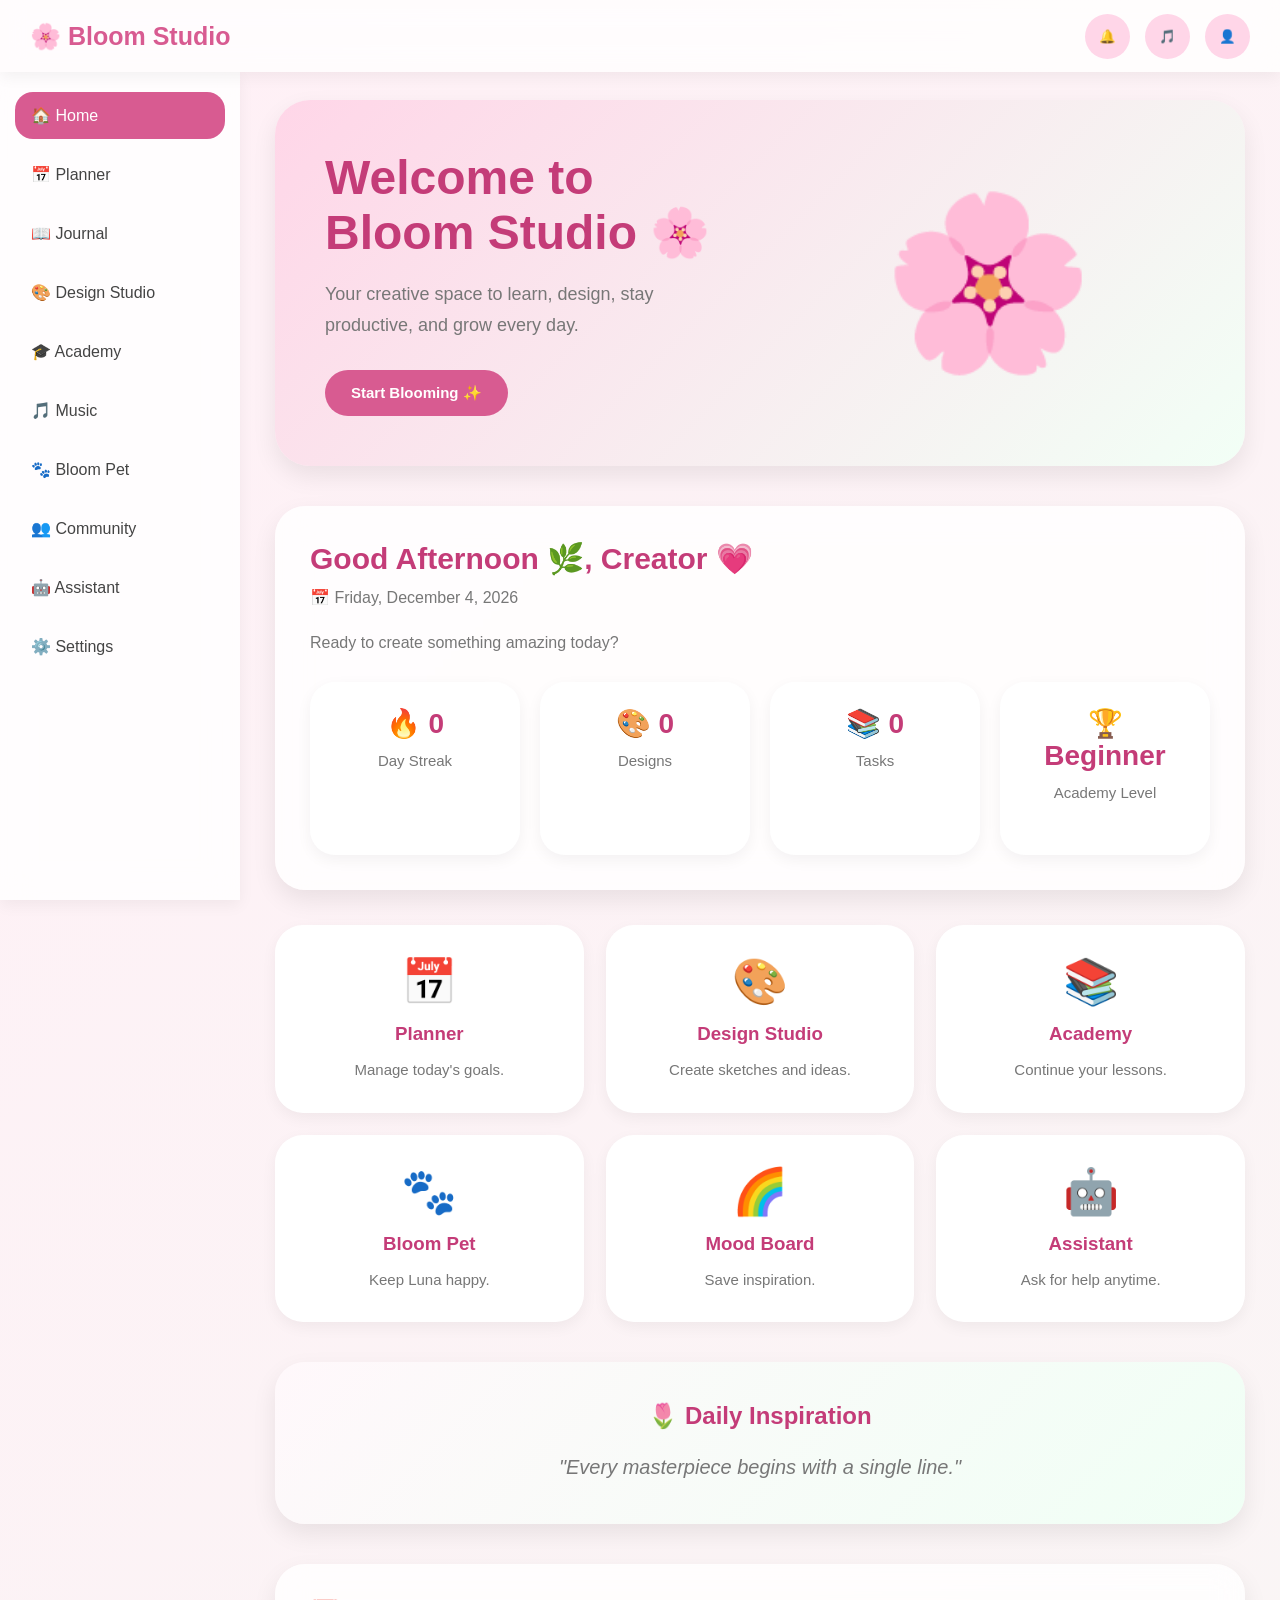
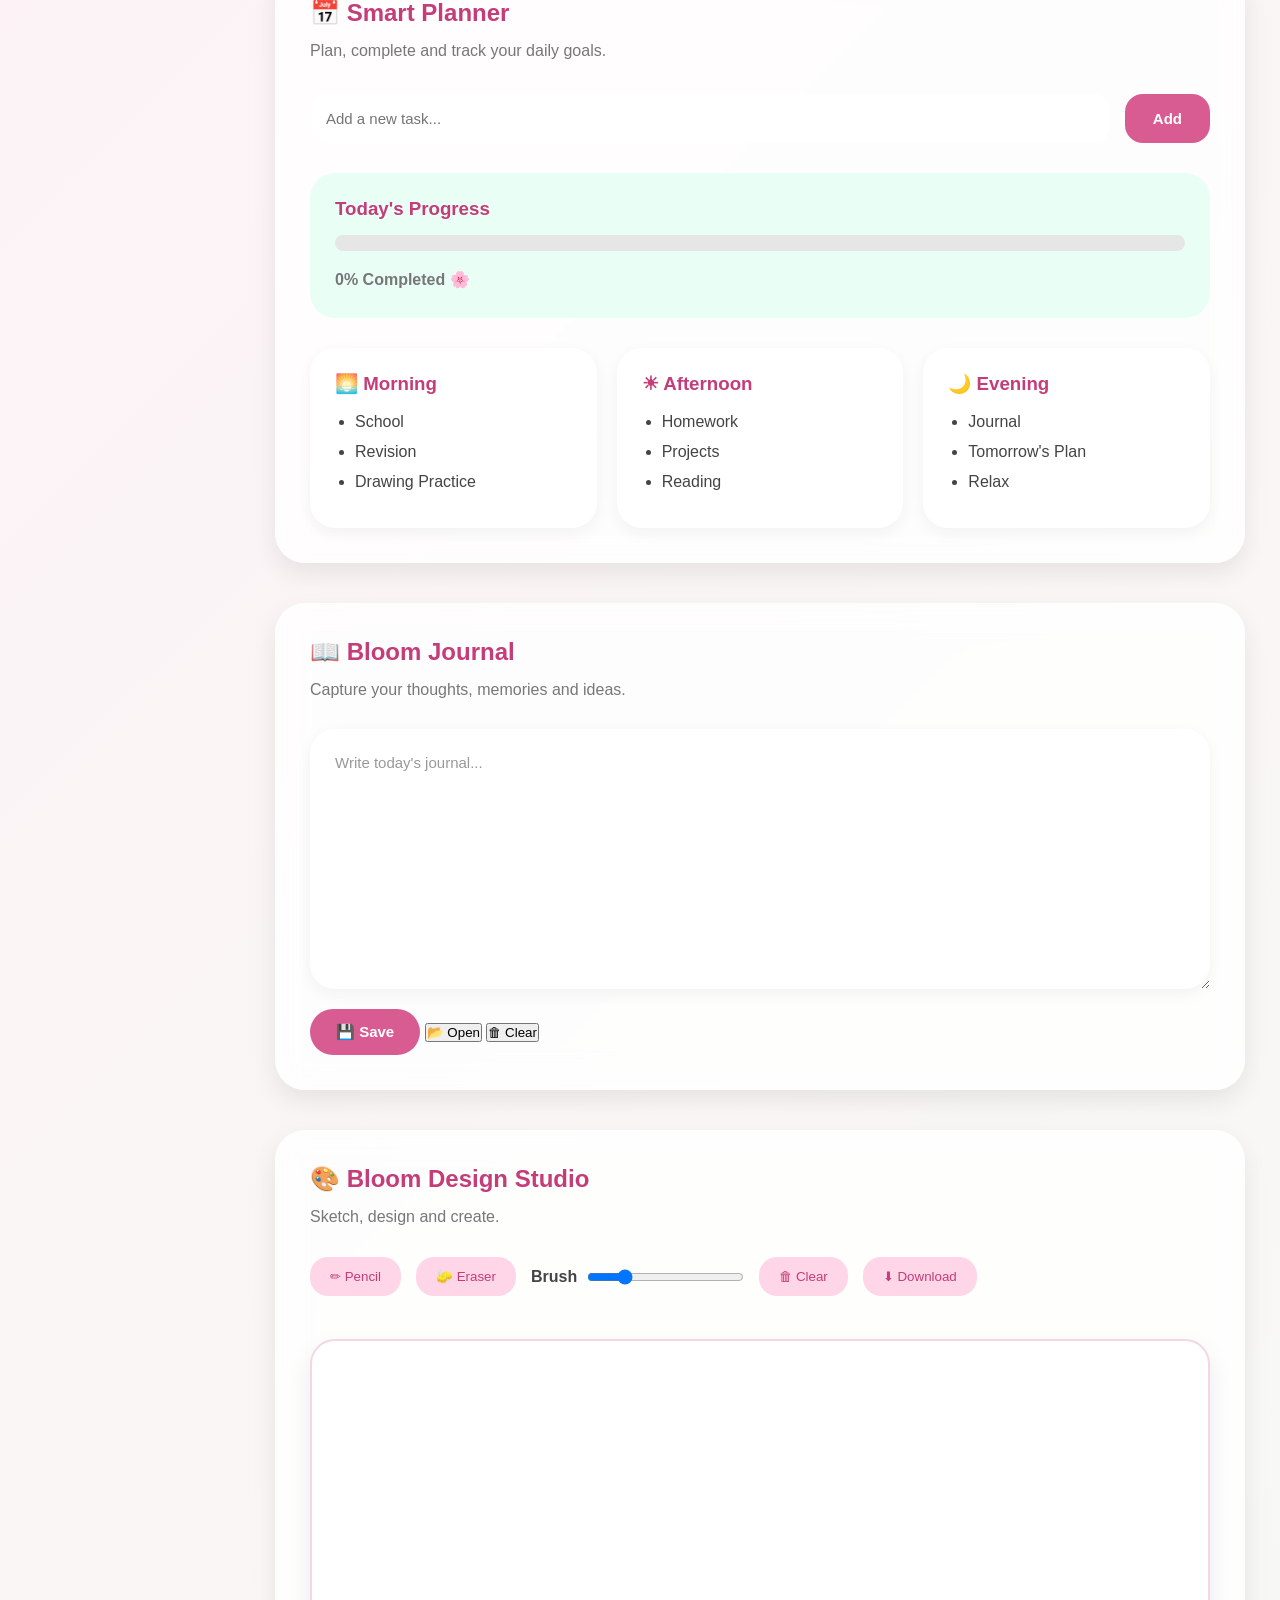
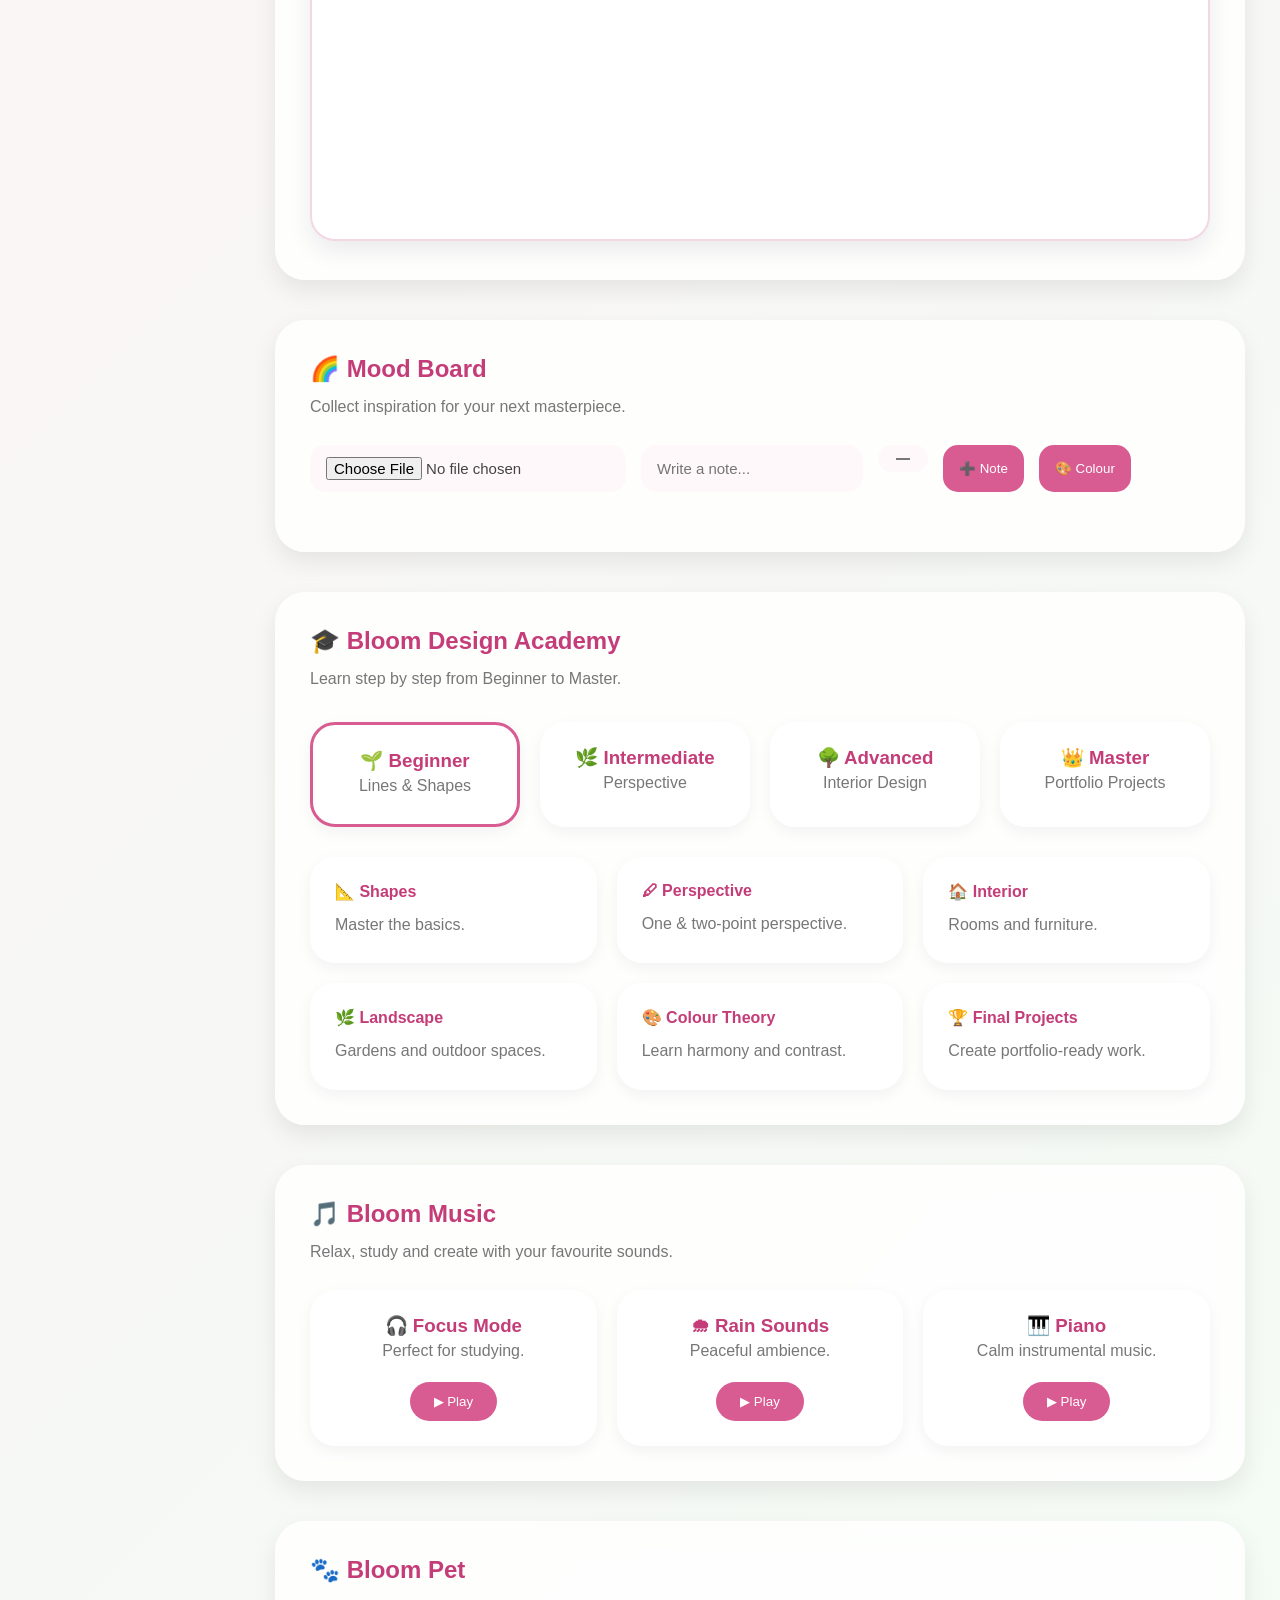
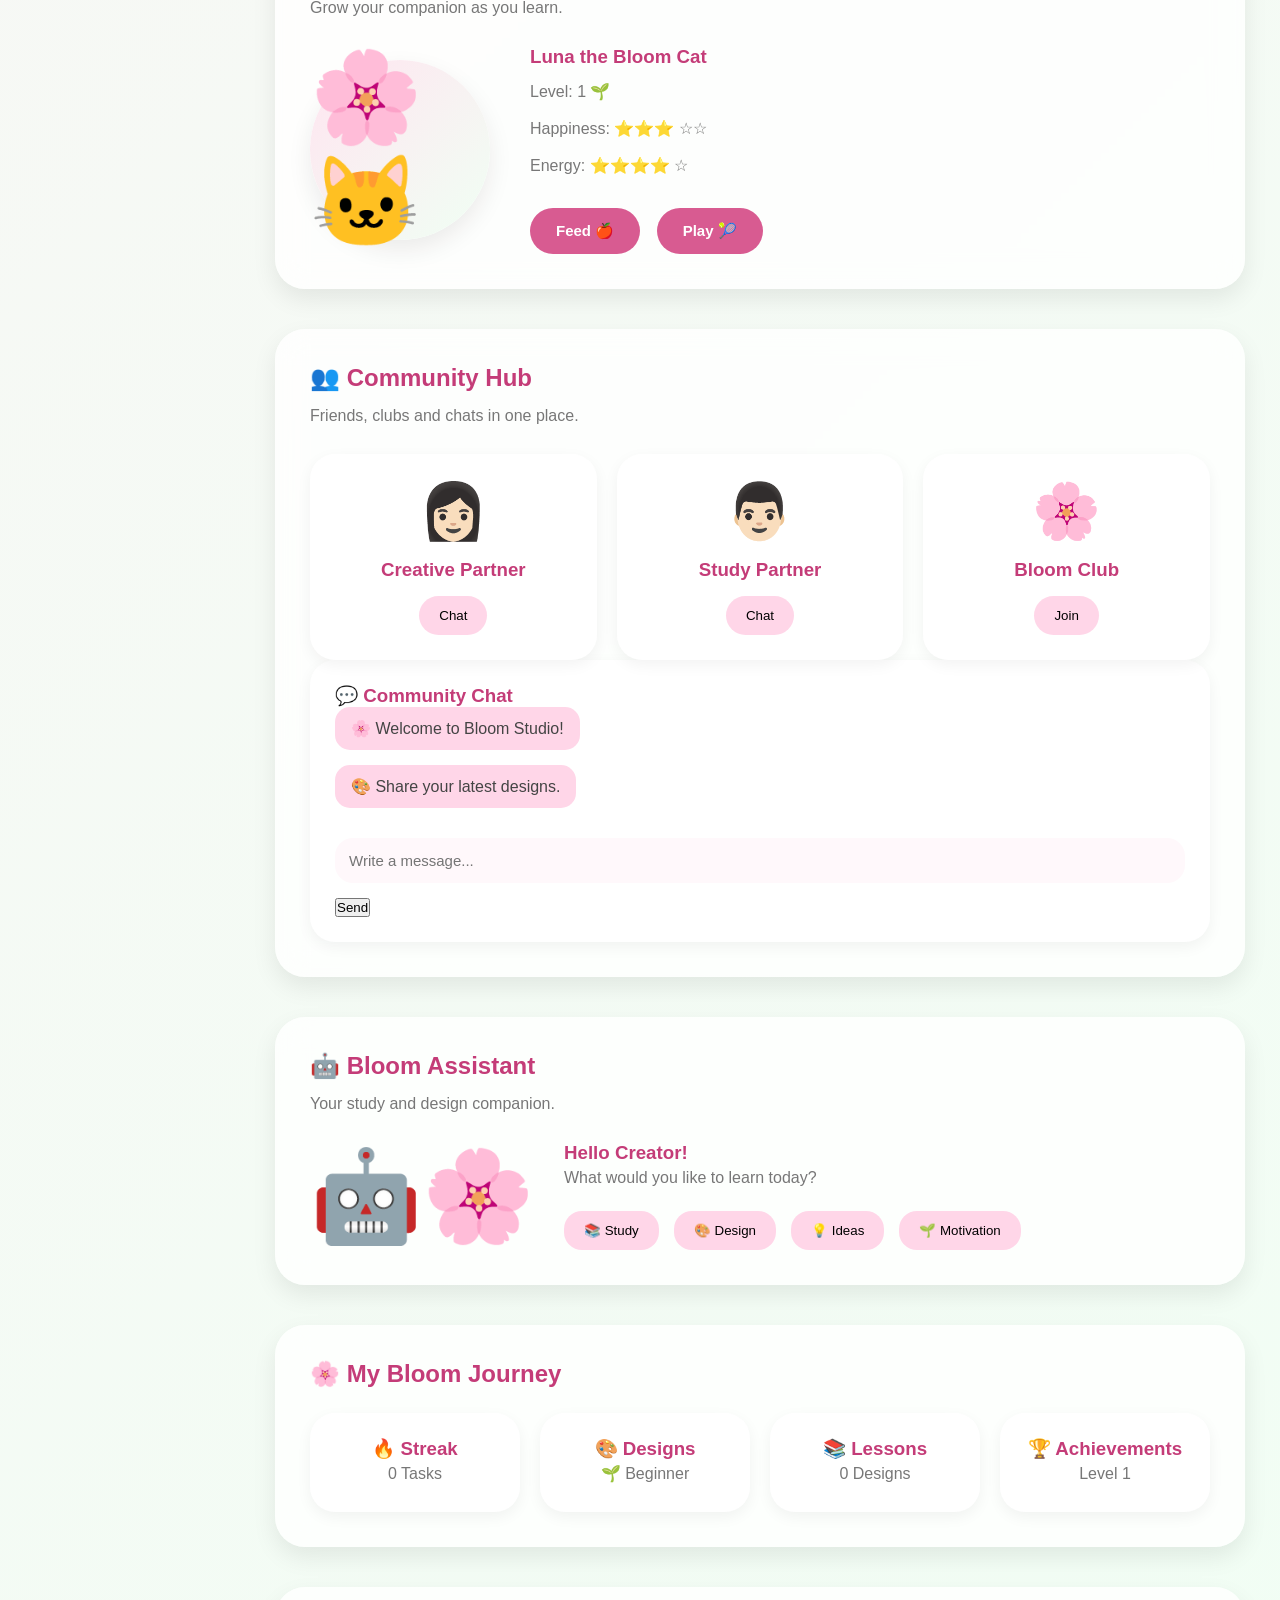
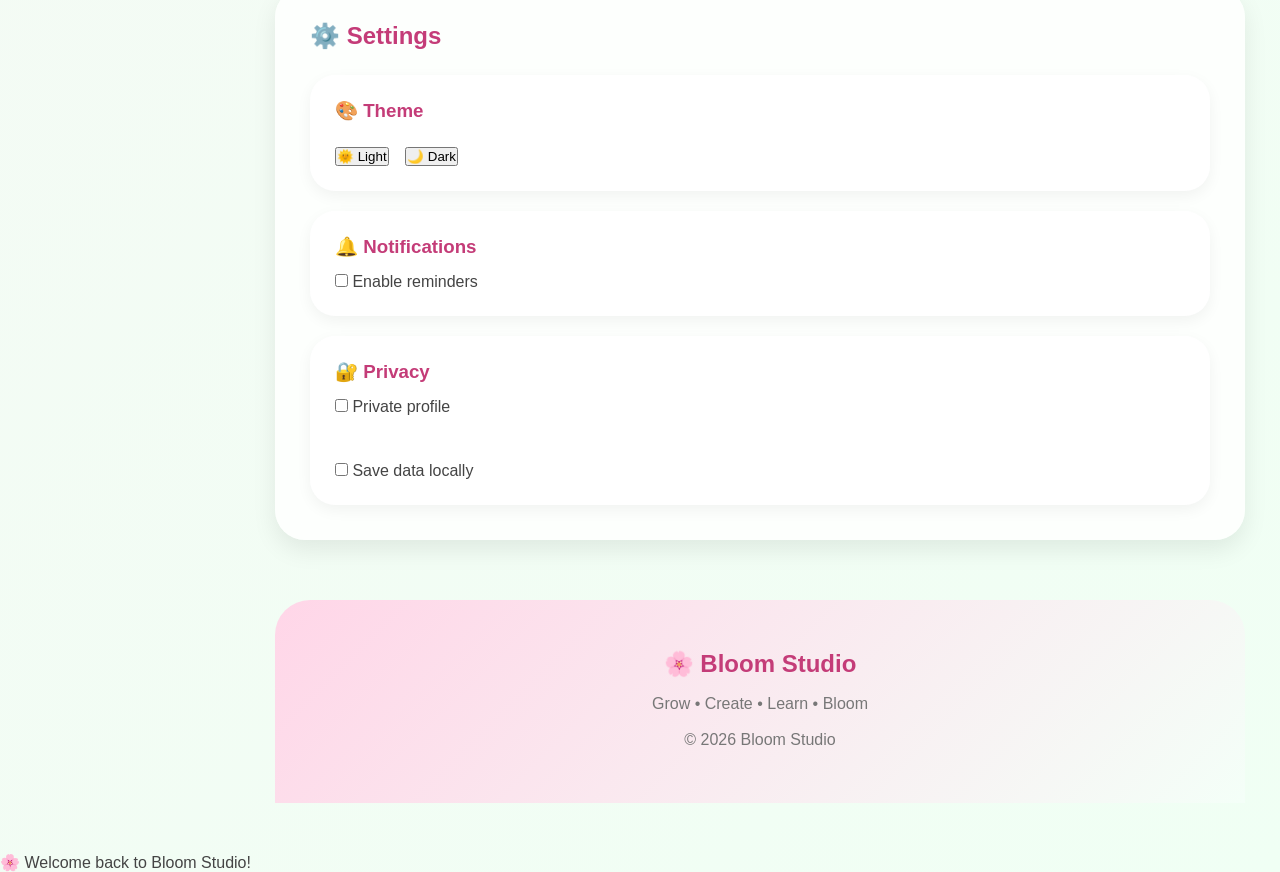
<file: index.html>
<!DOCTYPE html>
<html lang="en">

<head>

    <meta charset="UTF-8">

    <meta
        name="viewport"
        content="width=device-width, initial-scale=1.0">

    <title>Bloom Studio 🌸</title>

    <meta
        name="description"
        content="Bloom Studio - Your Creative Learning Companion">

    <link
        rel="stylesheet"
        href="style.css">

</head>

<body>

<header class="topbar">

    <div class="logo">
        🌸 Bloom Studio
    </div>

    <div class="top-actions">

        <button aria-label="Notifications">
            🔔
        </button>

        <button aria-label="Music">
            🎵
        </button>

        <button aria-label="Profile">
            👤
        </button>

    </div>

</header>

<aside class="sidebar">

    <nav>

        <a href="#home" class="nav-item active">
            🏠 Home
        </a>

        <a href="#planner" class="nav-item">
            📅 Planner
        </a>

        <a href="#journal" class="nav-item">
            📖 Journal
        </a>

        <a href="#design-studio" class="nav-item">
            🎨 Design Studio
        </a>

        <a href="#design-academy" class="nav-item">
            🎓 Academy
        </a>

        <a href="#music" class="nav-item">
            🎵 Music
        </a>

        <a href="#bloom-pet" class="nav-item">
            🐾 Bloom Pet
        </a>

        <a href="#community" class="nav-item">
            👥 Community
        </a>

        <a href="#assistant" class="nav-item">
            🤖 Assistant
        </a>

        <a href="#settings" class="nav-item">
            ⚙️ Settings
        </a>

    </nav>

</aside>

<main class="main-content">

<section id="home" class="hero">

    <div class="hero-text">

        <h1>
            Welcome to Bloom Studio 🌸
        </h1>

        <p>
            Your creative space to learn, design,
            stay productive, and grow every day.
        </p>

        <button class="primary-btn">
            Start Blooming ✨
        </button>

    </div>

    <div class="hero-image">
        🌸
    </div>

</section>

<section class="welcome-card">

    <h2 id="greeting">
        Welcome Creator 💗
    </h2>

    <p id="today-date"></p>

    <p>
        Ready to create something amazing today?
    </p>

    <div class="stats">

        <div class="stat-card">

            <h3>🔥 0</h3>

            <p>Day Streak</p>

        </div>

        <div class="stat-card">

            <h3>🎨 0</h3>

            <p>Designs</p>

        </div>

        <div class="stat-card">

            <h3>📚 0</h3>

            <p>Tasks</p>

        </div>

        <div class="stat-card">

            <h3>🏆 Beginner</h3>

            <p>Academy Level</p>

        </div>

    </div>

</section>

<section id="dashboard" class="dashboard">

    <div class="dashboard-card">

        <span>📅</span>

        <h3>Planner</h3>

        <p>Manage today's goals.</p>

    </div>

    <div class="dashboard-card">

        <span>🎨</span>

        <h3>Design Studio</h3>

        <p>Create sketches and ideas.</p>

    </div>

    <div class="dashboard-card">

        <span>📚</span>

        <h3>Academy</h3>

        <p>Continue your lessons.</p>

    </div>

    <div class="dashboard-card">

        <span>🐾</span>

        <h3>Bloom Pet</h3>

        <p>Keep Luna happy.</p>

    </div>

    <div class="dashboard-card">

        <span>🌈</span>

        <h3>Mood Board</h3>

        <p>Save inspiration.</p>

    </div>

    <div class="dashboard-card">

        <span>🤖</span>

        <h3>Assistant</h3>

        <p>Ask for help anytime.</p>

    </div>

</section>

<section id="quote" class="quote-box">

    <h2>
        🌷 Daily Inspiration
    </h2>

    <p>
        "Every masterpiece begins with a single line."
    </p>

</section>

<section id="planner" class="feature-section">

    <div class="section-header">

        <h2>📅 Smart Planner</h2>

        <p>
            Plan, complete and track your daily goals.
        </p>

    </div>

    <div class="planner-input">

        <input
            id="task-input"
            type="text"
            placeholder="Add a new task...">

        <button
            id="add-task"
            class="primary-btn">

            Add

        </button>

    </div>

    <div class="progress-box">

        <h3>Today's Progress</h3>

        <div class="progress-bar">

            <div id="progress-fill"></div>

        </div>

        <p id="progress-text">

            0% Completed

        </p>

    </div>

    <ul id="task-list"></ul>

    <div class="planner-box">

        <div class="task-card">

            <h3>🌅 Morning</h3>

            <ul>

                <li>School</li>

                <li>Revision</li>

                <li>Drawing Practice</li>

            </ul>

        </div>

        <div class="task-card">

            <h3>☀ Afternoon</h3>

            <ul>

                <li>Homework</li>

                <li>Projects</li>

                <li>Reading</li>

            </ul>

        </div>

        <div class="task-card">

            <h3>🌙 Evening</h3>

            <ul>

                <li>Journal</li>

                <li>Tomorrow's Plan</li>

                <li>Relax</li>

            </ul>

        </div>

    </div>

</section>

<section id="journal" class="feature-section">

    <div class="section-header">

        <h2>📖 Bloom Journal</h2>

        <p>
            Capture your thoughts, memories and ideas.
        </p>

    </div>

    <div class="journal-container">

        <textarea
            placeholder="Write today's journal..."></textarea>

        <div class="toolbar">

            <button class="primary-btn">
                💾 Save
            </button>

            <button>
                📂 Open
            </button>

            <button>
                🗑 Clear
            </button>

        </div>

    </div>

</section>

<section id="design-studio" class="feature-section">

    <div class="section-header">

        <h2>🎨 Bloom Design Studio</h2>

        <p>
            Sketch, design and create.
        </p>

    </div>

    <div class="canvas-tools">

        <button id="pencil-tool">
            ✏ Pencil
        </button>

        <button id="eraser-tool">
            🧽 Eraser
        </button>

        <label>

            Brush

            <input
                id="brush-size"
                type="range"
                min="1"
                max="30"
                value="5">

        </label>

        <button id="clear-canvas">
            🗑 Clear
        </button>

        <button id="save-canvas">
            ⬇ Download
        </button>

    </div>

    <canvas
        id="drawing-canvas"
        width="900"
        height="500">

        Your browser does not support HTML5 Canvas.

    </canvas>

</section>

<section id="mood-board" class="feature-section">

    <div class="section-header">

        <h2>🌈 Mood Board</h2>

        <p>
            Collect inspiration for your next masterpiece.
        </p>

    </div>

    <div class="mood-controls">

        <input
            id="image-upload"
            type="file"
            accept="image/*">

        <input
            id="note-input"
            type="text"
            placeholder="Write a note...">

        <input
            id="color-picker"
            type="color">

        <button id="add-note">

            ➕ Note

        </button>

        <button id="add-color">

            🎨 Colour

        </button>

    </div>

    <div
        id="board-grid"
        class="board-grid">

    </div>

</section>

<section id="design-academy" class="feature-section">

    <div class="section-header">

        <h2>🎓 Bloom Design Academy</h2>

        <p>
            Learn step by step from Beginner to Master.
        </p>

    </div>

    <div class="academy-path">

        <div class="academy-level active">

            <h3>🌱 Beginner</h3>

            <p>Lines & Shapes</p>

        </div>

        <div class="academy-level">

            <h3>🌿 Intermediate</h3>

            <p>Perspective</p>

        </div>

        <div class="academy-level">

            <h3>🌳 Advanced</h3>

            <p>Interior Design</p>

        </div>

        <div class="academy-level">

            <h3>👑 Master</h3>

            <p>Portfolio Projects</p>

        </div>

    </div>

    <div class="module-grid">

        <div class="module-card">

            <h4>📐 Shapes</h4>

            <p>Master the basics.</p>

        </div>

        <div class="module-card">

            <h4>🖊 Perspective</h4>

            <p>One & two-point perspective.</p>

        </div>

        <div class="module-card">

            <h4>🏠 Interior</h4>

            <p>Rooms and furniture.</p>

        </div>

        <div class="module-card">

            <h4>🌿 Landscape</h4>

            <p>Gardens and outdoor spaces.</p>

        </div>

        <div class="module-card">

            <h4>🎨 Colour Theory</h4>

            <p>Learn harmony and contrast.</p>

        </div>

        <div class="module-card">

            <h4>🏆 Final Projects</h4>

            <p>Create portfolio-ready work.</p>

        </div>

    </div>

</section>

<!-- =========================
     MUSIC
========================= -->

<section id="music" class="feature-section">

    <div class="section-header">

        <h2>🎵 Bloom Music</h2>

        <p>
            Relax, study and create with your favourite sounds.
        </p>

    </div>

    <div class="music-container">

        <div class="music-card">

            <h3>🎧 Focus Mode</h3>

            <p>Perfect for studying.</p>

            <button class="music-btn">
                ▶ Play
            </button>

        </div>

        <div class="music-card">

            <h3>🌧 Rain Sounds</h3>

            <p>Peaceful ambience.</p>

            <button class="music-btn">
                ▶ Play
            </button>

        </div>

        <div class="music-card">

            <h3>🎹 Piano</h3>

            <p>Calm instrumental music.</p>

            <button class="music-btn">
                ▶ Play
            </button>

        </div>

    </div>

</section>

<!-- =========================
     BLOOM PET
========================= -->

<section id="bloom-pet" class="feature-section">

    <div class="section-header">

        <h2>🐾 Bloom Pet</h2>

        <p>
            Grow your companion as you learn.
        </p>

    </div>

    <div class="pet-container">

        <div class="pet-avatar">

            🌸🐱

        </div>

        <div class="pet-info">

            <h3>Luna</h3>

            <p>Level 1</p>

            <p>❤️ Happiness</p>

            <div class="progress-bar">
                <div style="width:70%;"></div>
            </div>

            <p>⚡ Energy</p>

            <div class="progress-bar">
                <div style="width:80%;"></div>
            </div>

            <div class="toolbar">

                <button class="primary-btn">
                    🍎 Feed
                </button>

                <button>
                    🎾 Play
                </button>

                <button>
                    😴 Rest
                </button>

            </div>

        </div>

    </div>

</section>

<!-- =========================
     COMMUNITY HUB
========================= -->

<section id="community" class="feature-section">

    <div class="section-header">

        <h2>👥 Community Hub</h2>

        <p>
            Friends, clubs and chats in one place.
        </p>

    </div>

    <div class="friends-grid">

        <div class="friend-card">

            <div class="friend-icon">
                👩🏻
            </div>

            <h3>Creative Partner</h3>

            <button>
                Chat
            </button>

        </div>

        <div class="friend-card">

            <div class="friend-icon">
                👨🏻
            </div>

            <h3>Study Partner</h3>

            <button>
                Chat
            </button>

        </div>

        <div class="friend-card">

            <div class="friend-icon">
                🌸
            </div>

            <h3>Bloom Club</h3>

            <button>
                Join
            </button>

        </div>

    </div>

    <div class="chat-box">

        <h3>💬 Community Chat</h3>

        <div class="message">

            🌸 Welcome to Bloom Studio!

        </div>

        <div class="message">

            🎨 Share your latest designs.

        </div>

        <input
            type="text"
            placeholder="Write a message...">

        <button>

            Send

        </button>

    </div>

</section>

<!-- =========================
     ASSISTANT
========================= -->

<section id="assistant" class="feature-section">

    <div class="section-header">

        <h2>🤖 Bloom Assistant</h2>

        <p>
            Your study and design companion.
        </p>

    </div>

    <div class="assistant-box">

        <div class="assistant-avatar">

            🤖🌸

        </div>

        <div class="assistant-content">

            <h3>

                Hello Creator!

            </h3>

            <p>

                What would you like to learn today?

            </p>

            <div class="assistant-options">

                <button>📚 Study</button>

                <button>🎨 Design</button>

                <button>💡 Ideas</button>

                <button>🌱 Motivation</button>

            </div>

        </div>

    </div>

</section>

<!-- =========================
     BLOOM JOURNEY
========================= -->

<section id="journey" class="feature-section">

    <div class="section-header">

        <h2>🌸 My Bloom Journey</h2>

    </div>

    <div class="journey-cards">

        <div class="journey-card">

            <h3>🔥 Streak</h3>

            <p>0 Days</p>

        </div>

        <div class="journey-card">

            <h3>🎨 Designs</h3>

            <p>0</p>

        </div>

        <div class="journey-card">

            <h3>📚 Lessons</h3>

            <p>Beginner</p>

        </div>

        <div class="journey-card">

            <h3>🏆 Achievements</h3>

            <p>0</p>

        </div>

    </div>

</section>

<!-- =========================
     SETTINGS
========================= -->

<section id="settings" class="feature-section">

    <div class="section-header">

        <h2>⚙️ Settings</h2>

    </div>

    <div class="settings-box">

        <div class="setting-item">

            <h3>🎨 Theme</h3>

            <button>🌞 Light</button>

            <button>🌙 Dark</button>

        </div>

        <div class="setting-item">

            <h3>🔔 Notifications</h3>

            <label>

                <input type="checkbox">

                Enable reminders

            </label>

        </div>

        <div class="setting-item">

            <h3>🔐 Privacy</h3>

            <label>

                <input type="checkbox">

                Private profile

            </label>

            <br><br>

            <label>

                <input type="checkbox">

                Save data locally

            </label>

        </div>

    </div>

</section>

<!-- =========================
     FOOTER
========================= -->

<footer class="footer">

    <h2>

        🌸 Bloom Studio

    </h2>

    <p>

        Grow • Create • Learn • Bloom

    </p>

    <p>

        © 2026 Bloom Studio

    </p>

</footer>

</main>

<script src="app.js"></script>

</body>

</html>
</file>
<file: style.css>
:root{

    /* Primary Colours */

    --primary:#d85b91;
    --primary-dark:#c43c78;
    --primary-light:#ffd6e8;

    --secondary:#7fd3b6;
    --secondary-light:#e9fff5;

    /* Background */

    --bg-1:#fff0f6;
    --bg-2:#f0fff4;

    /* Cards */

    --card:#ffffff;
    --card-soft:#fff8fb;

    /* Text */

    --text:#444;
    --text-light:#777;

    /* Borders */

    --border:#f2d7e4;

    /* Shadow */

    --shadow-sm:0 5px 15px rgba(0,0,0,.05);
    --shadow-md:0 10px 25px rgba(0,0,0,.08);
    --shadow-lg:0 20px 40px rgba(0,0,0,.12);

    /* Radius */

    --radius-sm:15px;
    --radius-md:22px;
    --radius-lg:30px;

    /* Animation */

    --transition:.30s ease;

}

*{

    margin:0;

    padding:0;

    box-sizing:border-box;

}

html{

    scroll-behavior:smooth;

}

body{

    font-family:"Poppins","Segoe UI",sans-serif;

    background:
    linear-gradient(
        135deg,
        var(--bg-1),
        var(--bg-2)
    );

    color:var(--text);

    min-height:100vh;

    overflow-x:hidden;

}

::-webkit-scrollbar{

    width:10px;

}

::-webkit-scrollbar-track{

    background:#fff;

}

::-webkit-scrollbar-thumb{

    background:var(--primary);

    border-radius:50px;

}

::-webkit-scrollbar-thumb:hover{

    background:var(--primary-dark);

}

h1,h2,h3,h4{

    font-weight:700;

    color:var(--primary-dark);

}

p{

    line-height:1.7;

    color:var(--text-light);

}

a{

    color:inherit;

    text-decoration:none;

}

.hidden{

    display:none!important;

}

.center{

    display:flex;

    justify-content:center;

    align-items:center;

}

.section-space{

    margin-bottom:40px;

}

button{

    font-family:inherit;

}

.primary-btn{

    border:none;

    background:var(--primary);

    color:white;

    padding:14px 26px;

    border-radius:999px;

    cursor:pointer;

    font-size:15px;

    font-weight:600;

    transition:var(--transition);

}

.primary-btn:hover{

    transform:translateY(-3px);

    box-shadow:var(--shadow-md);

}

.secondary-btn{

    border:none;

    background:var(--primary-light);

    color:var(--primary-dark);

    padding:12px 20px;

    border-radius:999px;

    cursor:pointer;

    transition:var(--transition);

}

.secondary-btn:hover{

    transform:translateY(-3px);

}

input,
textarea,
select{

    font-family:inherit;

    font-size:15px;

    border:none;

    outline:none;

    border-radius:18px;

    padding:14px;

    background:var(--card-soft);

}

.glass{

    background:
    rgba(255,255,255,.78);

    backdrop-filter:blur(15px);

    border:1px solid rgba(255,255,255,.35);

    box-shadow:var(--shadow-md);

}

.topbar{

    position:fixed;

    top:0;

    left:0;

    width:100%;

    height:72px;

    display:flex;

    justify-content:space-between;

    align-items:center;

    padding:0 30px;

    background:rgba(255,255,255,.80);

    backdrop-filter:blur(15px);

    box-shadow:var(--shadow-sm);

    z-index:999;

}

.logo{

    font-size:25px;

    font-weight:700;

    color:var(--primary);

}

.top-actions{

    display:flex;

    gap:15px;

}

.top-actions button{

    width:45px;

    height:45px;

    border:none;

    border-radius:50%;

    background:var(--primary-light);

    cursor:pointer;

    transition:var(--transition);

}

.top-actions button:hover{

    transform:translateY(-3px) scale(1.05);

}

.sidebar{

    position:fixed;

    top:72px;

    left:0;

    width:240px;

    height:calc(100vh - 72px);

    padding:20px 15px;

    overflow-y:auto;

    background:rgba(255,255,255,.82);

    backdrop-filter:blur(16px);

    box-shadow:var(--shadow-sm);

}

.sidebar nav{

    display:flex;

    flex-direction:column;

    gap:12px;

}

.nav-item{

    display:block;

    padding:14px 16px;

    border-radius:18px;

    color:var(--text);

    transition:var(--transition);

}

.nav-item:hover{

    background:var(--primary-light);

    color:var(--primary-dark);

    transform:translateX(6px);

}

.nav-item.active{

    background:var(--primary);

    color:white;

}

.main-content{

    margin-left:240px;

    padding:100px 35px 50px;

}

.section-header{

    margin-bottom:25px;

}

.section-header h2{

    margin-bottom:10px;

}

.section-header p{

    max-width:700px;

}

.card{

    background:rgba(255,255,255,.82);

    backdrop-filter:blur(15px);

    border-radius:28px;

    padding:25px;

    box-shadow:var(--shadow-md);

}

button:focus,
input:focus,
textarea:focus,
a:focus{

    outline:3px solid var(--primary);

    outline-offset:3px;

}

@keyframes fadeUp{

    from{

        opacity:0;

        transform:translateY(20px);

    }

    to{

        opacity:1;

        transform:translateY(0);

    }

}

.fade-up{

    animation:fadeUp .6s ease;

}

.hero{

    display:flex;

    justify-content:space-between;

    align-items:center;

    gap:40px;

    padding:50px;

    margin-bottom:40px;

    border-radius:35px;

    background:
    linear-gradient(
        135deg,
        #ffd6e8,
        #f2fff6
    );

    box-shadow:var(--shadow-md);

    animation:fadeUp .7s ease;

}

.hero-text{

    flex:1;

}

.hero-text h1{

    font-size:48px;

    margin-bottom:18px;

    color:var(--primary-dark);

}

.hero-text p{

    font-size:18px;

    max-width:600px;

    margin-bottom:30px;

}

.hero-image{

    flex:1;

    display:flex;

    justify-content:center;

    align-items:center;

    font-size:170px;

    animation:float 4s ease-in-out infinite;

}

@keyframes float{

    0%,100%{

        transform:translateY(0px);

    }

    50%{

        transform:translateY(-15px);

    }

}

.welcome-card{

    background:rgba(255,255,255,.82);

    backdrop-filter:blur(16px);

    padding:35px;

    border-radius:30px;

    box-shadow:var(--shadow-md);

    margin-bottom:35px;

}

.welcome-card h2{

    font-size:30px;

    margin-bottom:8px;

}

#today-date{

    color:var(--text-light);

    margin-bottom:18px;

}

.welcome-card p{

    margin-bottom:25px;

}

.stats{

    display:grid;

    grid-template-columns:repeat(auto-fit,minmax(180px,1fr));

    gap:20px;

}

.stat-card{

    background:white;

    padding:25px;

    border-radius:25px;

    text-align:center;

    box-shadow:var(--shadow-sm);

    transition:var(--transition);

}

.stat-card:hover{

    transform:translateY(-8px);

    box-shadow:var(--shadow-lg);

}

.stat-card h3{

    font-size:28px;

    margin-bottom:8px;

}

.stat-card p{

    font-size:15px;

}

.dashboard{

    display:grid;

    grid-template-columns:repeat(auto-fit,minmax(230px,1fr));

    gap:22px;

    margin-bottom:40px;

}

.dashboard-card{

    background:white;

    padding:30px;

    border-radius:28px;

    text-align:center;

    box-shadow:var(--shadow-sm);

    transition:var(--transition);

    cursor:pointer;

}

.dashboard-card:hover{

    transform:translateY(-8px);

    box-shadow:var(--shadow-lg);

}

.dashboard-card span{

    font-size:45px;

    display:block;

    margin-bottom:15px;

}

.dashboard-card h3{

    margin-bottom:12px;

}

.dashboard-card p{

    font-size:15px;

}

.quote-box{

    background:
    linear-gradient(
        135deg,
        #fff8fb,
        #f0fff5
    );

    border-radius:30px;

    padding:40px;

    text-align:center;

    margin-bottom:40px;

    box-shadow:var(--shadow-md);

}

.quote-box h2{

    margin-bottom:20px;

}

.quote-box p{

    font-size:20px;

    font-style:italic;

    max-width:750px;

    margin:auto;

}

.feature-section{

    background:rgba(255,255,255,.82);

    backdrop-filter:blur(15px);

    border-radius:30px;

    padding:35px;

    margin-bottom:40px;

    box-shadow:var(--shadow-md);

}

.feature-section h2{

    margin-bottom:10px;

}

.feature-section>p{

    margin-bottom:25px;

}

.grid-2{

    display:grid;

    grid-template-columns:repeat(2,1fr);

    gap:25px;

}

.grid-3{

    display:grid;

    grid-template-columns:repeat(auto-fit,minmax(250px,1fr));

    gap:25px;

}

.grid-4{

    display:grid;

    grid-template-columns:repeat(auto-fit,minmax(200px,1fr));

    gap:20px;

}

.dashboard-card,
.stat-card{

    position:relative;

    overflow:hidden;

}

.dashboard-card::before,
.stat-card::before{

    content:"";

    position:absolute;

    left:-120%;

    top:0;

    width:100%;

    height:100%;

    background:
    linear-gradient(
        90deg,
        transparent,
        rgba(255,255,255,.6),
        transparent
    );

    transition:.7s;

}

.dashboard-card:hover::before,
.stat-card:hover::before{

    left:120%;

}

@media(max-width:900px){

.hero{

    flex-direction:column;

    text-align:center;

}

.hero-text h1{

    font-size:38px;

}

.hero-image{

    font-size:120px;

}

}

@media(max-width:600px){

.hero{

    padding:30px;

}

.hero-text h1{

    font-size:30px;

}

.hero-text p{

    font-size:16px;

}

.dashboard{

    grid-template-columns:1fr;

}

.stats{

    grid-template-columns:1fr;

}

}

.planner-input{

    display:flex;
    gap:15px;
    margin:30px 0;
    flex-wrap:wrap;

}

.planner-input input{

    flex:1;
    min-width:250px;
    background:white;
    border:2px solid transparent;
    transition:.3s;

}

.planner-input input:focus{

    border-color:var(--primary);

}

.planner-input button{

    background:var(--primary);
    color:white;
    border:none;
    padding:15px 28px;
    border-radius:18px;
    cursor:pointer;
    transition:.3s;

}

.planner-input button:hover{

    background:var(--primary-dark);

}

.progress-box{

    background:var(--secondary-light);

    border-radius:25px;

    padding:25px;

    margin-bottom:30px;

}

.progress-box h3{

    margin-bottom:15px;

}

.progress-bar{

    height:16px;

    background:#e6e6e6;

    border-radius:50px;

    overflow:hidden;

}

#progress-fill{

    width:0%;

    height:100%;

    background:
    linear-gradient(
        90deg,
        var(--primary),
        #ff90bf
    );

    transition:.5s;

}

#progress-text{

    margin-top:15px;

    font-weight:600;

}

#task-list{

    list-style:none;

    margin-top:20px;

}

.task-item{

    display:flex;

    justify-content:space-between;

    align-items:center;

    gap:15px;

    background:white;

    padding:18px 20px;

    border-radius:20px;

    margin-bottom:15px;

    box-shadow:var(--shadow-sm);

    transition:.3s;

}

.task-item:hover{

    transform:translateY(-3px);

}

.task-item.completed{

    opacity:.65;

}

.task-item.completed span{

    text-decoration:line-through;

}

.task-buttons{

    display:flex;

    gap:10px;

}

.task-buttons button{

    width:38px;

    height:38px;

    border:none;

    border-radius:50%;

    background:var(--primary-light);

    cursor:pointer;

    transition:.3s;

}

.task-buttons button:hover{

    transform:scale(1.1);

}

.sub-title{

    margin:40px 0 20px;

}

.planner-box{

    display:grid;

    grid-template-columns:repeat(auto-fit,minmax(240px,1fr));

    gap:20px;

}

.task-card{

    background:white;

    border-radius:25px;

    padding:25px;

    box-shadow:var(--shadow-sm);

    transition:.3s;

}

.task-card:hover{

    transform:translateY(-6px);

}

.task-card h3{

    margin-bottom:18px;

}

.task-card ul{

    padding-left:20px;

}

.task-card li{

    margin-bottom:12px;

}

.journal-container{

    display:flex;

    flex-direction:column;

    gap:20px;

}

.journal-container textarea{

    min-height:260px;

    background:white;

    border-radius:25px;

    padding:25px;

    resize:vertical;

    box-shadow:var(--shadow-sm);

}

.journal-container textarea::placeholder{

    color:#999;

}

.journal-toolbar{

    display:flex;

    gap:15px;

    flex-wrap:wrap;

}

.journal-toolbar button{

    border:none;

    background:var(--primary-light);

    padding:12px 20px;

    border-radius:16px;

    cursor:pointer;

    transition:.3s;

}

.journal-toolbar button:hover{

    background:var(--primary);

    color:white;

}

.journal-stats{

    display:grid;

    grid-template-columns:repeat(auto-fit,minmax(180px,1fr));

    gap:20px;

    margin-top:30px;

}

.journal-stat{

    background:white;

    border-radius:20px;

    padding:20px;

    text-align:center;

    box-shadow:var(--shadow-sm);

}

.journal-stat h3{

    font-size:30px;

    margin-bottom:10px;

}

@media(max-width:768px){

.planner-input{

    flex-direction:column;

}

.planner-input button{

    width:100%;

}

.task-item{

    flex-direction:column;

    align-items:flex-start;

}

.task-buttons{

    width:100%;

    justify-content:flex-end;

}

}

.canvas-tools{

    display:flex;
    flex-wrap:wrap;
    gap:15px;
    align-items:center;
    margin:25px 0;

}

.canvas-tools button{

    border:none;
    background:var(--primary-light);
    color:var(--primary-dark);
    padding:12px 20px;
    border-radius:18px;
    cursor:pointer;
    transition:var(--transition);

}

.canvas-tools button:hover{

    background:var(--primary);
    color:white;

}

.canvas-tools label{

    display:flex;
    align-items:center;
    gap:10px;
    font-weight:600;

}

#drawing-canvas{

    width:100%;
    max-width:100%;
    min-height:450px;

    background:white;

    border-radius:25px;

    border:2px solid var(--border);

    box-shadow:var(--shadow-md);

    cursor:crosshair;

    margin-top:15px;

}

.design-tools{

    display:grid;

    grid-template-columns:repeat(auto-fit,minmax(240px,1fr));

    gap:20px;

    margin-top:30px;

}

.design-card{

    background:white;

    border-radius:25px;

    padding:25px;

    box-shadow:var(--shadow-sm);

    transition:var(--transition);

    position:relative;

    overflow:hidden;

}

.design-card:hover{

    transform:translateY(-8px);

    box-shadow:var(--shadow-lg);

}

.design-card::before{

    content:"";

    position:absolute;

    left:0;

    top:0;

    width:6px;

    height:100%;

    background:var(--primary);

}

.design-card h3{

    margin-bottom:12px;

}

.mood-board{

    background:rgba(255,255,255,.85);

    border-radius:30px;

    padding:35px;

    box-shadow:var(--shadow-md);

    margin-bottom:40px;

}

.mood-controls{

    display:flex;

    flex-wrap:wrap;

    gap:15px;

    margin:25px 0;

}

.mood-controls input,

.mood-controls button{

    padding:12px 16px;

    border-radius:15px;

}

.mood-controls button{

    border:none;

    background:var(--primary);

    color:white;

    cursor:pointer;

}

.board-grid{

    display:grid;

    grid-template-columns:repeat(auto-fill,minmax(220px,1fr));

    gap:20px;

}

.board-item{

    background:white;

    border-radius:22px;

    padding:15px;

    box-shadow:var(--shadow-sm);

    animation:fadeUp .4s ease;

}

.board-item img{

    width:100%;

    border-radius:15px;

}

.color-preview{

    width:100%;

    height:90px;

    border-radius:15px;

}

.delete-board-item{

    width:100%;

    margin-top:12px;

    border:none;

    background:#ffe0eb;

    color:var(--primary-dark);

    padding:10px;

    border-radius:12px;

    cursor:pointer;

}

.color-section{

    background:white;

    border-radius:30px;

    padding:35px;

    margin-bottom:40px;

    box-shadow:var(--shadow-md);

}

.colors{

    display:flex;

    flex-wrap:wrap;

    gap:20px;

    margin-top:20px;

}

.color-box{

    width:90px;

    height:90px;

    border-radius:50%;

    display:flex;

    justify-content:center;

    align-items:center;

    font-size:30px;

    background:var(--primary-light);

    cursor:pointer;

    transition:var(--transition);

}

.color-box:hover{

    transform:scale(1.12);

}

.academy-path{

    display:grid;

    grid-template-columns:repeat(auto-fit,minmax(180px,1fr));

    gap:20px;

    margin:30px 0;

}

.academy-level{

    background:white;

    border-radius:25px;

    padding:25px;

    text-align:center;

    box-shadow:var(--shadow-sm);

    transition:var(--transition);

}

.academy-level:hover{

    transform:translateY(-8px);

}

.academy-level.active{

    border:3px solid var(--primary);

}

.module-grid{

    display:grid;

    grid-template-columns:repeat(auto-fit,minmax(240px,1fr));

    gap:20px;

    margin-top:25px;

}

.module-card{

    background:white;

    border-radius:25px;

    padding:25px;

    box-shadow:var(--shadow-sm);

    transition:var(--transition);

}

.module-card:hover{

    transform:translateY(-6px);

}

.module-card h4{

    color:var(--primary-dark);

    margin-bottom:10px;

}

@media(max-width:768px){

.canvas-tools{

    flex-direction:column;

    align-items:stretch;

}

.canvas-tools button{

    width:100%;

}

.colors{

    justify-content:center;

}

}

.music-container{
    display:grid;
    grid-template-columns:repeat(auto-fit,minmax(240px,1fr));
    gap:20px;
}

.music-card{
    background:white;
    border-radius:25px;
    padding:25px;
    text-align:center;
    box-shadow:var(--shadow-sm);
    transition:var(--transition);
}

.music-card:hover{
    transform:translateY(-8px);
    box-shadow:var(--shadow-lg);
}

.music-btn{
    margin-top:18px;
    border:none;
    background:var(--primary);
    color:white;
    padding:12px 24px;
    border-radius:20px;
    cursor:pointer;
}

.pet-container{
    display:flex;
    gap:40px;
    align-items:center;
    flex-wrap:wrap;
}

.pet-avatar{
    width:180px;
    height:180px;
    border-radius:50%;
    display:flex;
    justify-content:center;
    align-items:center;
    font-size:90px;
    background:linear-gradient(135deg,#ffe5f0,#f0fff4);
    box-shadow:var(--shadow-md);
}

.pet-info{
    flex:1;
}

.pet-info p{
    margin:10px 0;
}

.pet-info button{
    margin-right:12px;
    margin-top:18px;
}

.friends-grid{
    display:grid;
    grid-template-columns:repeat(auto-fit,minmax(240px,1fr));
    gap:20px;
}

.friend-card{
    background:white;
    padding:25px;
    border-radius:25px;
    text-align:center;
    box-shadow:var(--shadow-sm);
    transition:var(--transition);
}

.friend-card:hover{
    transform:translateY(-8px);
}

.friend-icon{
    font-size:55px;
    margin-bottom:15px;
}

.friend-card button{
    margin-top:15px;
    border:none;
    background:var(--primary-light);
    padding:12px 20px;
    border-radius:20px;
    cursor:pointer;
}

.chat-box{
    background:white;
    border-radius:25px;
    padding:25px;
    box-shadow:var(--shadow-sm);
}

.message{
    background:var(--primary-light);
    padding:12px 16px;
    border-radius:15px;
    width:fit-content;
    margin-bottom:15px;
}

.chat-box input{
    width:100%;
    margin-top:15px;
}

.chat-box button{
    margin-top:15px;
}

.community-cards{
    display:grid;
    grid-template-columns:repeat(auto-fit,minmax(220px,1fr));
    gap:20px;
}

.community-cards div{
    background:white;
    padding:25px;
    border-radius:20px;
    text-align:center;
    box-shadow:var(--shadow-sm);
    transition:var(--transition);
}

.community-cards div:hover{
    transform:translateY(-6px);
}

.assistant-box{
    display:flex;
    gap:30px;
    align-items:center;
    flex-wrap:wrap;
}

.assistant-avatar{
    font-size:90px;
}

.assistant-content{
    flex:1;
}

.assistant-options{
    display:flex;
    flex-wrap:wrap;
    gap:15px;
    margin-top:20px;
}

.assistant-options button{
    border:none;
    background:var(--primary-light);
    padding:12px 20px;
    border-radius:18px;
    cursor:pointer;
}

.journey-cards{
    display:grid;
    grid-template-columns:repeat(auto-fit,minmax(200px,1fr));
    gap:20px;
}

.journey-card{
    background:white;
    border-radius:25px;
    padding:25px;
    text-align:center;
    box-shadow:var(--shadow-sm);
    transition:var(--transition);
}

.journey-card:hover{
    transform:translateY(-8px);
}

.settings-box{
    display:grid;
    gap:20px;
}

.setting-item{
    background:white;
    padding:25px;
    border-radius:25px;
    box-shadow:var(--shadow-sm);
}

.setting-item h3{
    margin-bottom:15px;
}

.setting-item button{
    margin-right:12px;
    margin-top:10px;
}

.setting-item label{
    display:block;
    margin-top:10px;
}

.footer{
    margin-top:60px;
    text-align:center;
    padding:50px 30px;
    background:linear-gradient(135deg,#ffd6e8,#f4fff8);
    border-radius:35px 35px 0 0;
}

.footer h2{
    margin-bottom:12px;
}

.footer p{
    margin-top:8px;
}

body.dark{
    --bg-1:#222831;
    --bg-2:#31363F;

    --card:#393E46;
    --card-soft:#444B55;

    --text:#EEEEEE;
    --text-light:#DDDDDD;

    --border:#555;

    background:linear-gradient(135deg,var(--bg-1),var(--bg-2));
}

@media(max-width:900px){

    .pet-container,
    .assistant-box{
        flex-direction:column;
        text-align:center;
    }

    .pet-info button{
        width:100%;
        margin:10px 0;
    }

}

@media(max-width:600px){

    .music-container,
    .friends-grid,
    .community-cards,
    .journey-cards{
        grid-template-columns:1fr;
    }

    .assistant-options{
        flex-direction:column;
    }

    .assistant-options button{
        width:100%;
    }

    .footer{
        border-radius:25px 25px 0 0;
    }

}
</file>
